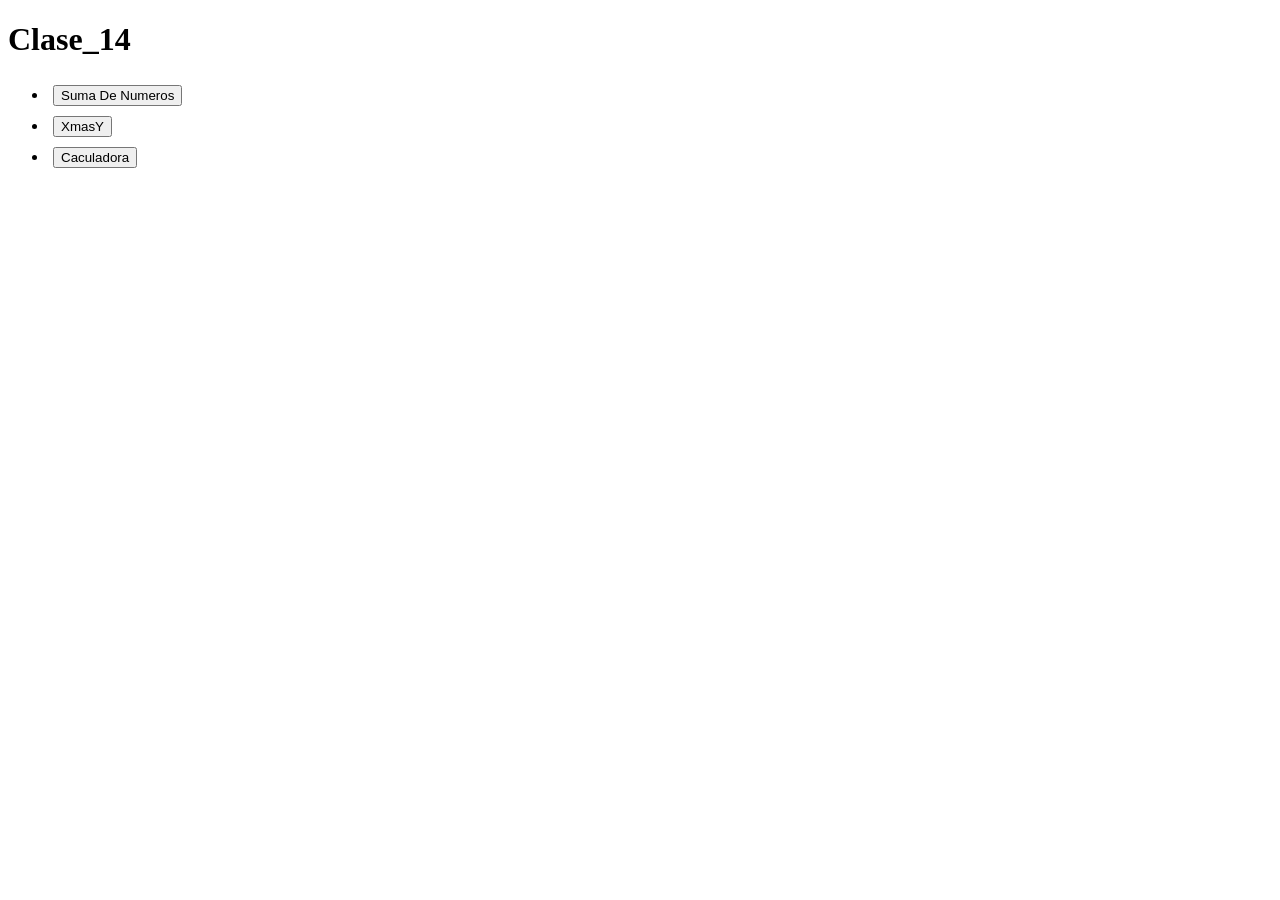
<file: Clase_14/Index.html>
<!DOCTYPE html>
<html lang="en">
<head>
    <meta charset="UTF-8">
    <meta http-equiv="X-UA-Compatible" content="IE=edge">
    <meta name="viewport" content="width=device-width, initial-scale=1.0">
    <title>Java</title>
    <!--<script src="./js/Variables.js"></script>-->
    <script src="./js/Funciones.js"></script>
    <script src="./js/Variables.js"></script>
    <link rel="stylesheet" href="./styiles.css">
</head>
<body>
    <main>
        <h1>
            Clase_14
        </h1>
        <ul>
            <li>
                <button onclick="alert(SumaNumeros(9.8))">
                    Suma De Numeros
                </button>
            </li>
            <li>
                <button onclick="alert(XmasY(prompt('Ingrese el valor de X:'),prompt('Ingrese el valor de Y:')))">
                    XmasY
                </button>
            </li>
            <li>
                <button onclick="calcular()">
                    Caculadora
                </button>
            </li>
        </ul>
    </main>
</body>
</html>
</file>
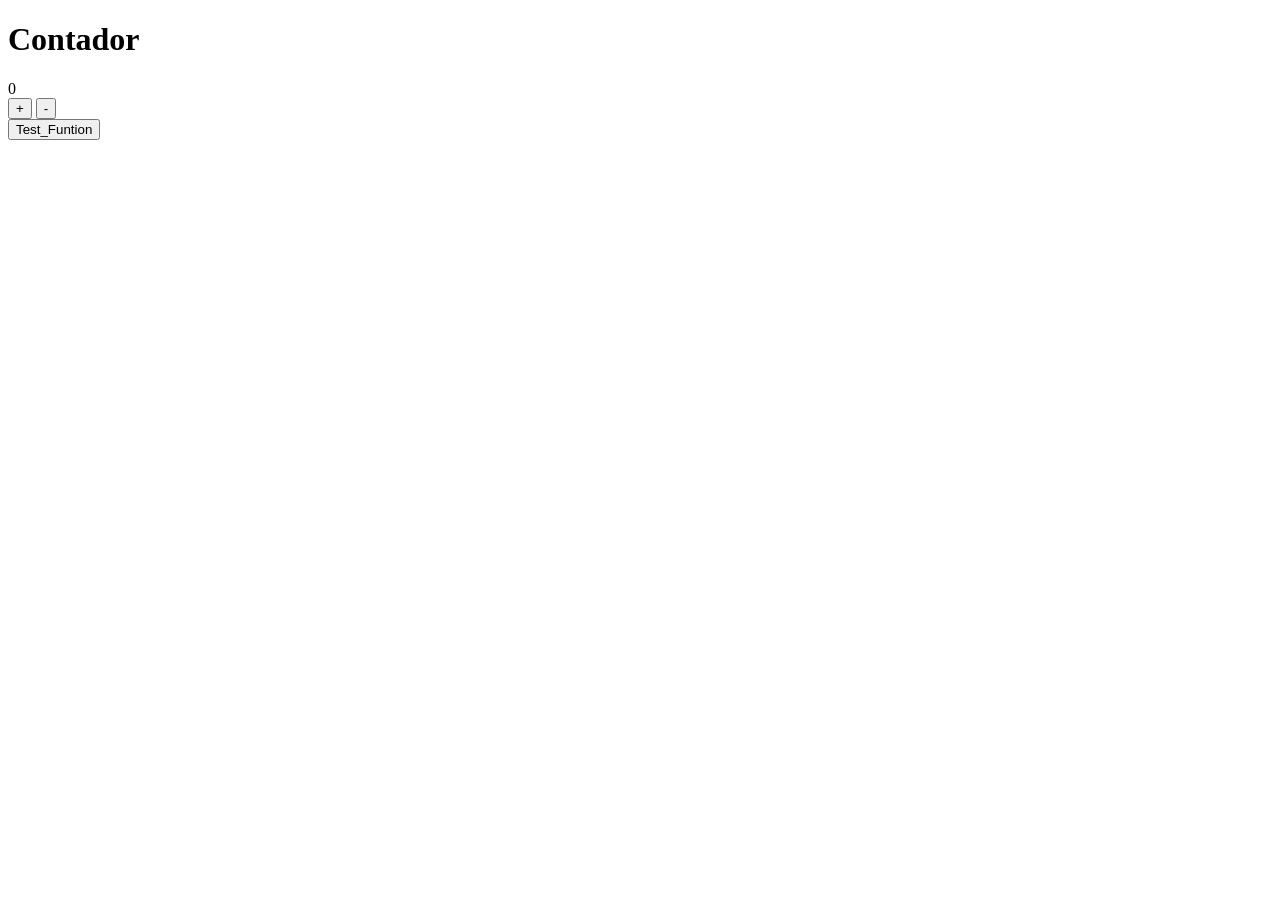
<file: Clase_15/index.html>
<!DOCTYPE html>
<html lang="en">
<head>
    <meta charset="UTF-8">
    <meta http-equiv="X-UA-Compatible" content="IE=edge">
    <meta name="viewport" content="width=device-width, initial-scale=1.0">
    <title>Clase 15</title>
    <script src="./script.js"></script>
</head>
<body>
    <main>
        <h1>Contador</h1>
        <label id="contador">0</label>
        <label id="paridad"></label>
        <br>
        <button onclick="Sumar()">+</button>
        <button onclick="Restar()">-</button>
        <br>
        <button onclick="test()">Test_Funtion</button>
    </main>
</body>
</html>
</file>
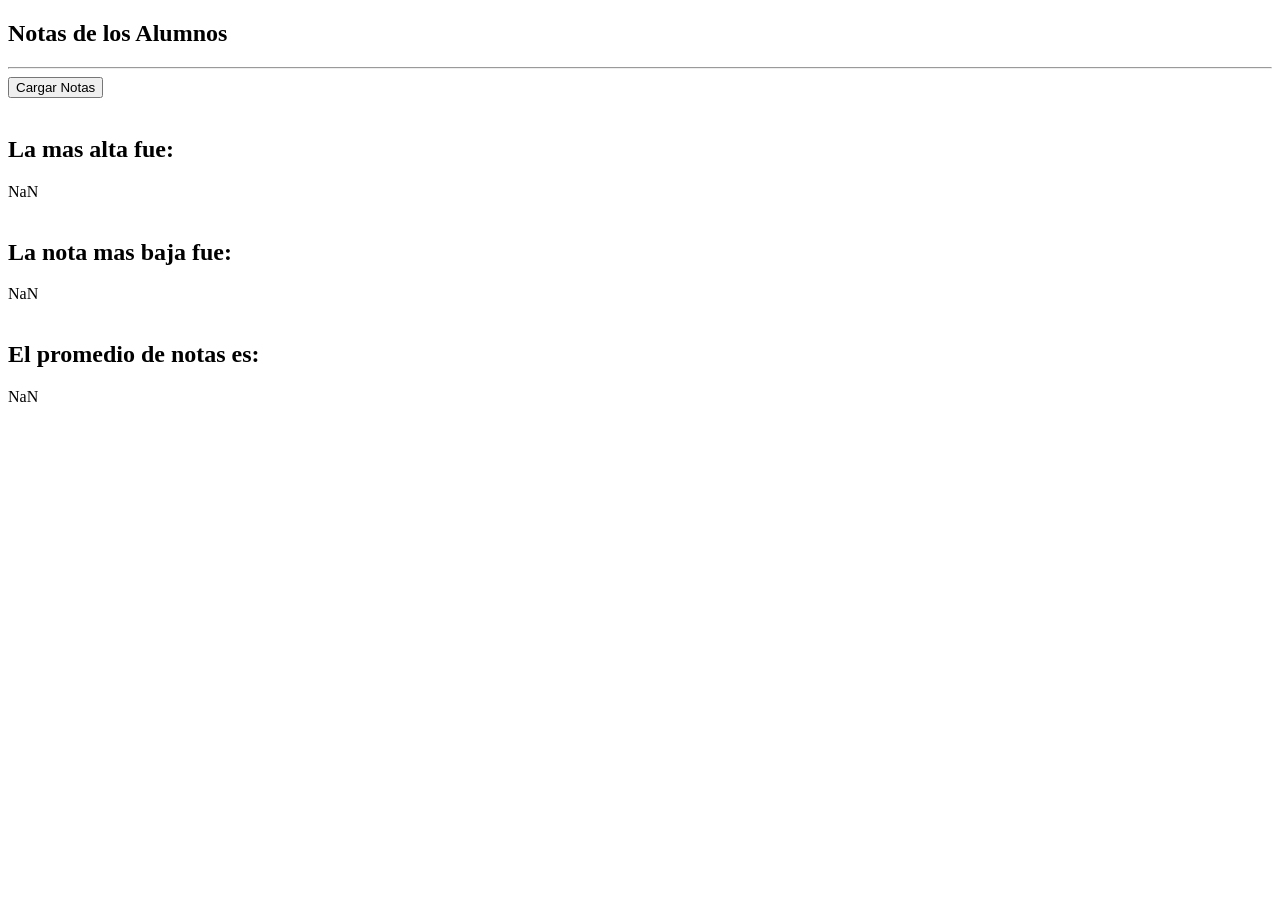
<file: Clase_16/index.html>
<!DOCTYPE html>
<html lang="en">
<head>
    <meta charset="UTF-8">
    <meta http-equiv="X-UA-Compatible" content="IE=edge">
    <meta name="viewport" content="width=device-width, initial-scale=1.0">
    <title>Clase_16</title>
    <script src="./script.js"></script>
</head>
<body>
    <main>
        <section>
            <h1>Notas de los Alumnos</h1>
            <hr>
            <button onclick="cagarNotas()">Cargar Notas</button>
            <br>
            <br>
            <h2>La mas alta fue:</h2>
            <label id="notaAlta">NaN</label>
            <br>
            <br>
            <h2>La nota mas baja fue:</h2>
            <label id="notaBaja">NaN</label>
            <br>
            <br>
            <h2>El promedio de notas es:</h2>
            <label id="promedio">NaN</label>
        </section>
    </main>
</body>
</html>
</file>
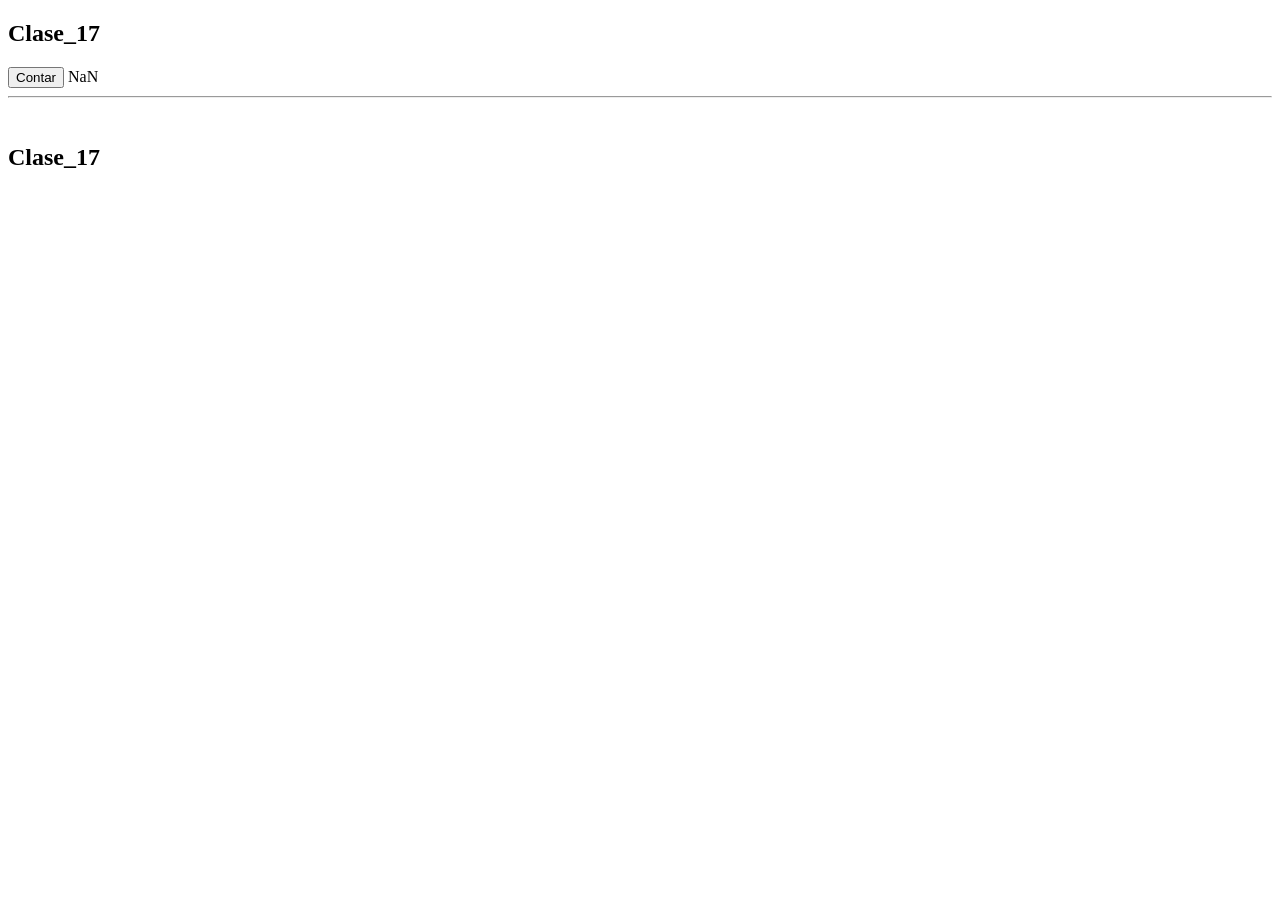
<file: Clase_17/Index.html>
<!DOCTYPE html>
<html lang="en">
<head>
    <meta charset="UTF-8">
    <meta http-equiv="X-UA-Compatible" content="IE=edge">
    <meta name="viewport" content="width=device-width, initial-scale=1.0">
    <title>Clase_17</title>
    <script src="./Script.js"></script>
</head>
<body>
    <main>
        <section>
            <h1>
                Clase_17
            </h1>
            <button onclick="aumentar()">Contar</button>
            <label id="contador">NaN</label>
            <hr>
            <br>
            <h2>Clase_17</h2>
        </section>
    </main>
</body>
</html>
</file>
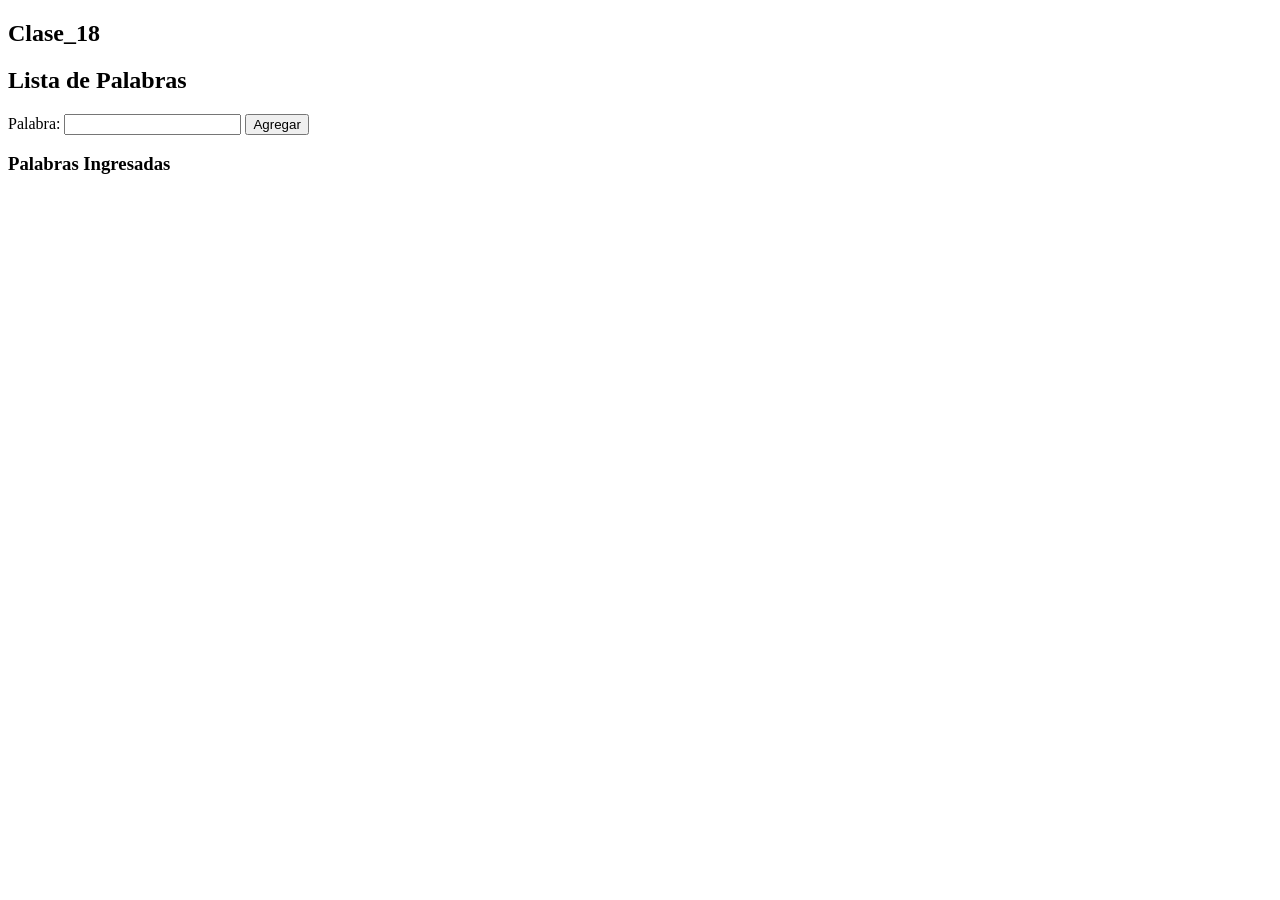
<file: Clase_18/Index.html>
<!DOCTYPE html>
<html lang="en">
<head>
    <meta charset="UTF-8">
    <meta http-equiv="X-UA-Compatible" content="IE=edge">
    <meta name="viewport" content="width=device-width, initial-scale=1.0">
    <title>Clase_18</title>
    <script src="./Script.js"></script>
</head>
<body>
    <main>
        <section>
            <h1>Clase_18</h1>
            <h2>Lista de Palabras</h2>
            <label for="palabras">Palabra:</label>
            <input id="palabra" type="text">
            <button id="addPalabra" onclick="addPalabra()">Agregar</button>
        </section>
        <section>
            <h3>Palabras Ingresadas</h3>
            <div id="listaPalabras"></div>
        </section>
    </main>
</body>
</html>
</file>
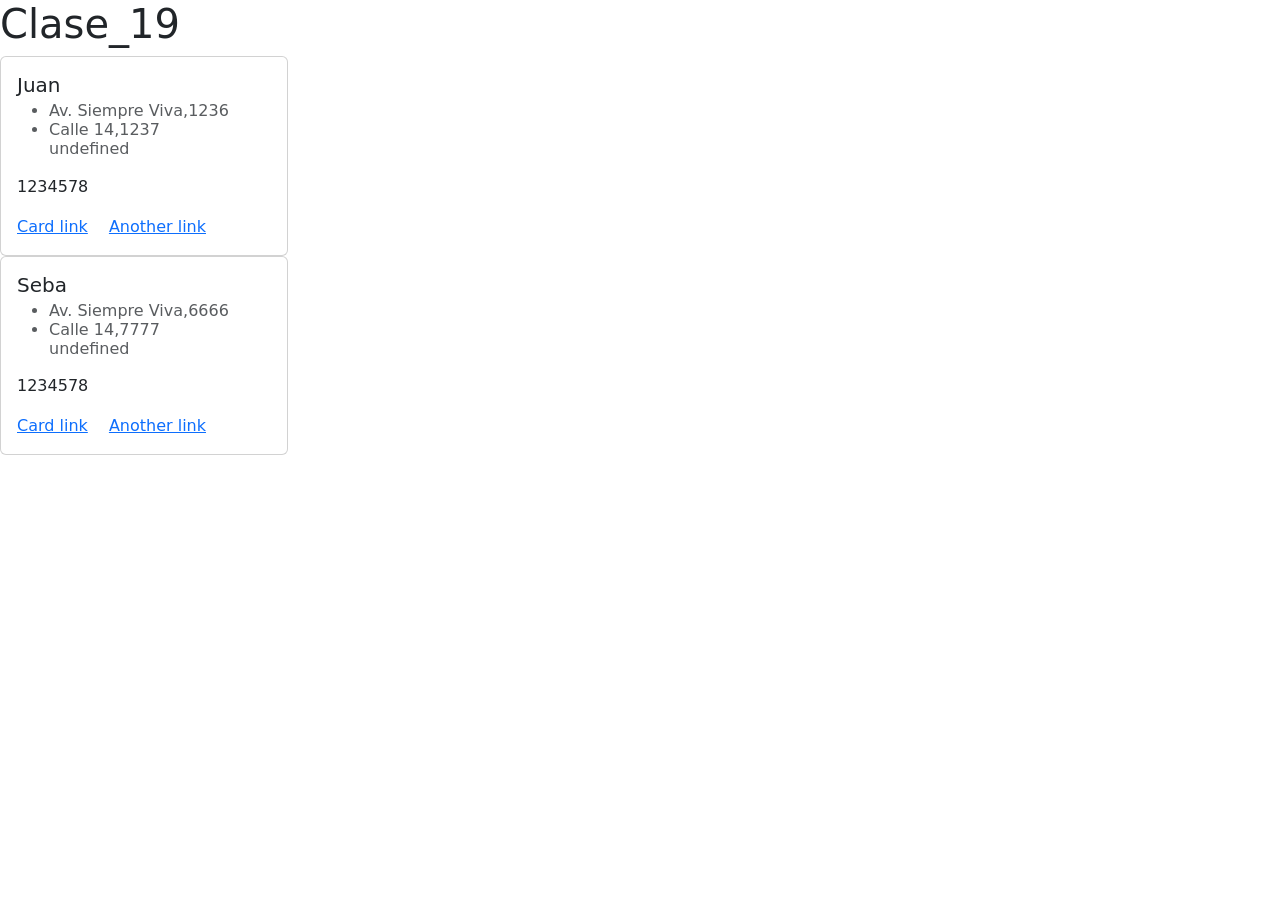
<file: Clase_19/index.html>
<!DOCTYPE html>
<html lang="en">
<head>
    <meta charset="UTF-8">
    <meta http-equiv="X-UA-Compatible" content="IE=edge">
    <meta name="viewport" content="width=device-width, initial-scale=1.0">
    <title>Clase_19</title>
    <link href="https://cdn.jsdelivr.net/npm/bootstrap@5.0.2/dist/css/bootstrap.min.css" rel="stylesheet" integrity="sha384-EVSTQN3/azprG1Anm3QDgpJLIm9Nao0Yz1ztcQTwFspd3yD65VohhpuuCOmLASjC" crossorigin="anonymous">
</head>
<body>
    <section>
        <h1>Clase_19</h1>
        <div id="contenidoExterno"></div>
    </section>
</body>
<script src="./script.js"></script>
</html>
</file>
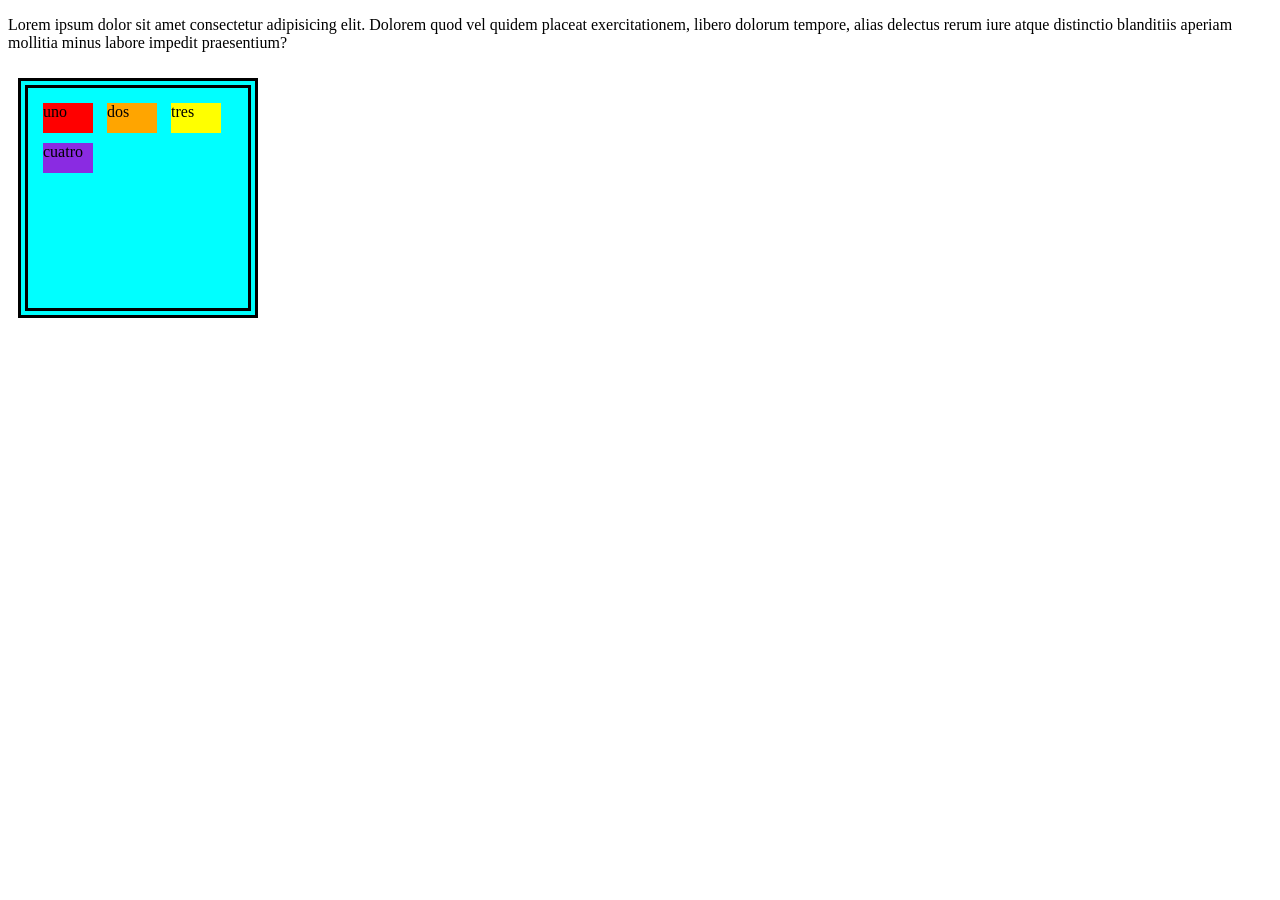
<file: Clase_8/index.html>
<!DOCTYPE html>
<html lang="en">
<head>
    <meta charset="UTF-8">
    <meta http-equiv="X-UA-Compatible" content="IE=edge">
    <meta name="viewport" content="width=device-width, initial-scale=1.0">
    <title>Document</title>
    <style>
        .cajaContainer {
            width: 200px;
            height: 200px;
            background-color: aqua;
            margin: 10px;
            padding: 10px;
            border: 10px double black;
            display: inline-block;
        }
    
        .uno {
            background-color: red;
            display: inline-block;
            width: 25%;
        }
        .dos {
            background-color: orange;
            display: inline-block;
            width: 25%;
        }
        .tres {
            background-color: yellow;
            display: inline-block;
            width: 25%;
        }
        .cuatro {
            background-color: blueviolet;
            display: inline-block;
            width: 25%;
        }        
        .cajaContainer div {
            height: 30px;
            margin: 5px;
        }

    </style>
</head>
<body>
    <main>
        <section>
            <p>Lorem ipsum dolor sit amet consectetur adipisicing elit. Dolorem quod vel quidem placeat exercitationem, libero dolorum tempore, alias delectus rerum iure atque distinctio blanditiis aperiam mollitia minus labore impedit praesentium?</p>
            <div class="cajaContainer">
                <div class="uno">
                    uno
                </div>
                <div class="dos">
                    dos
                </div>
                <div class="tres">
                    tres
                </div>
                <div class="cuatro">
                    cuatro
                </div>
            </div>
        </section>
    </main>
</body>
</html>
</file>
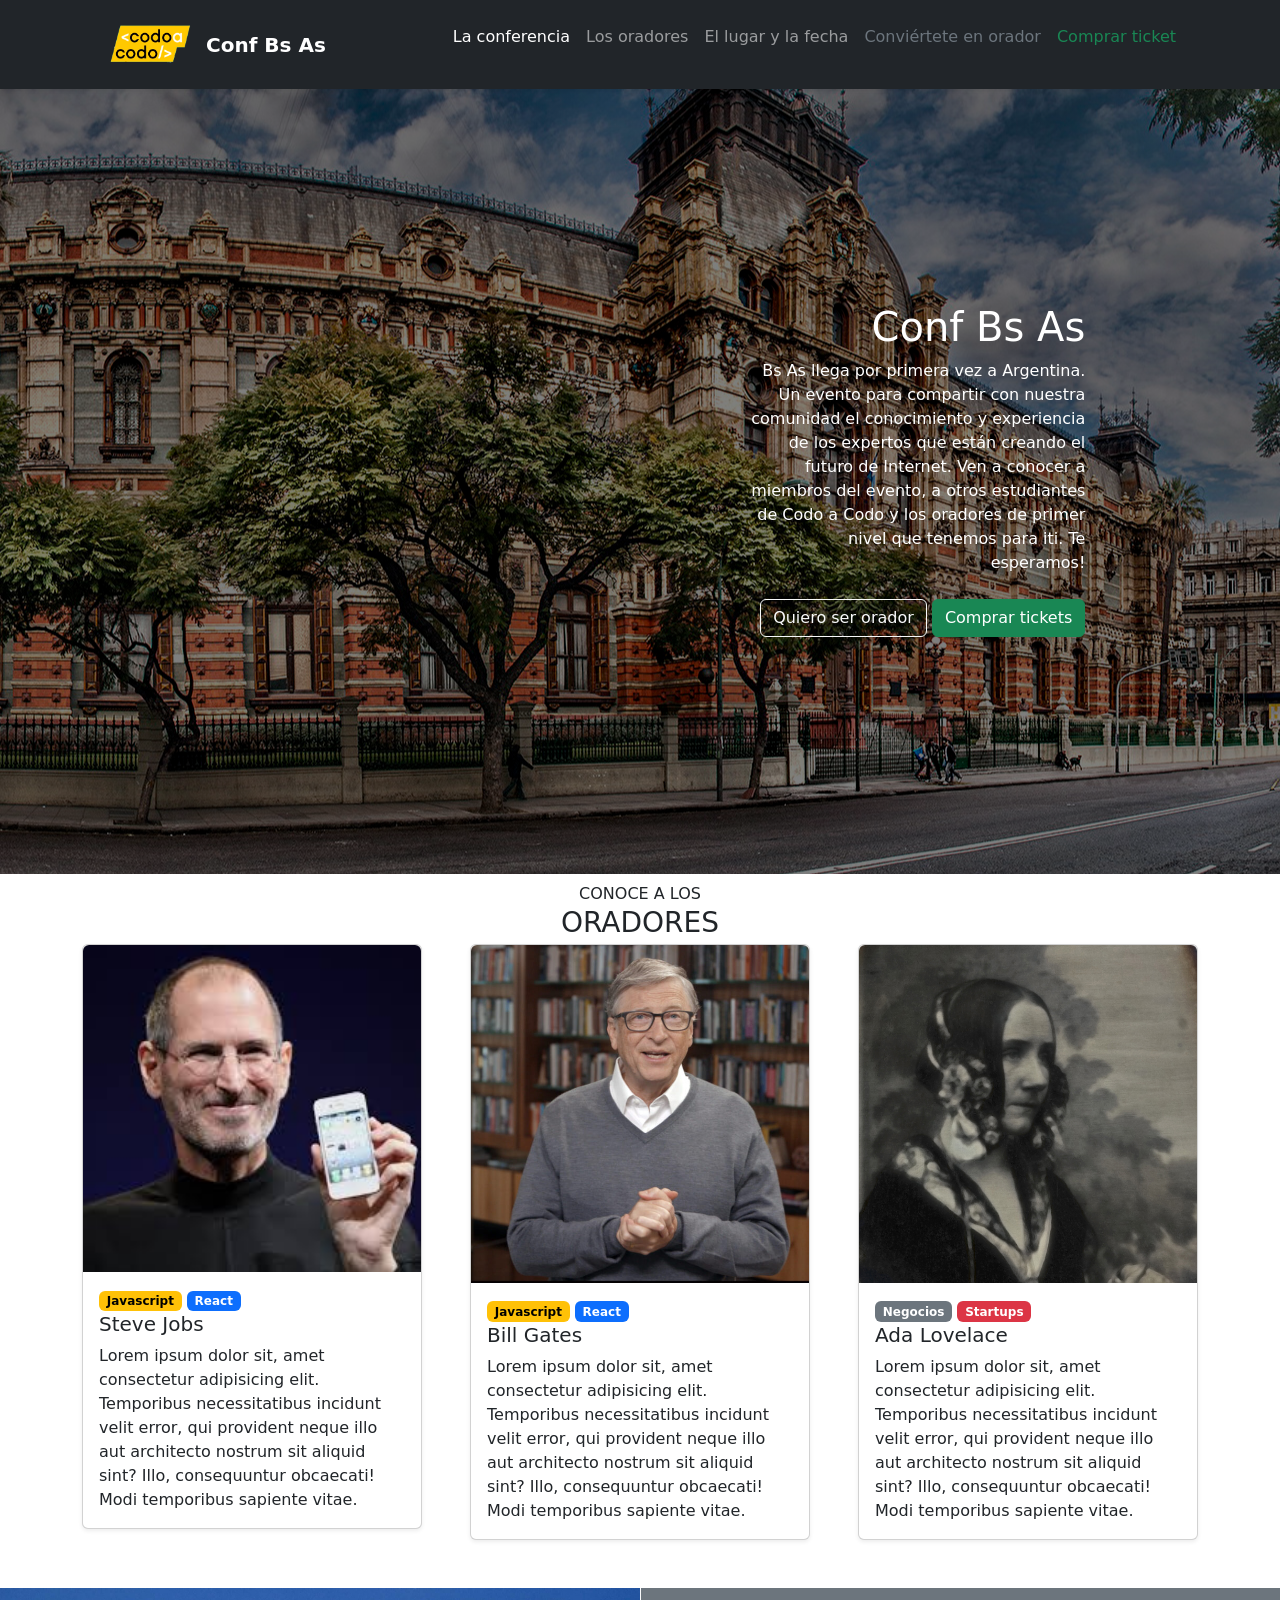
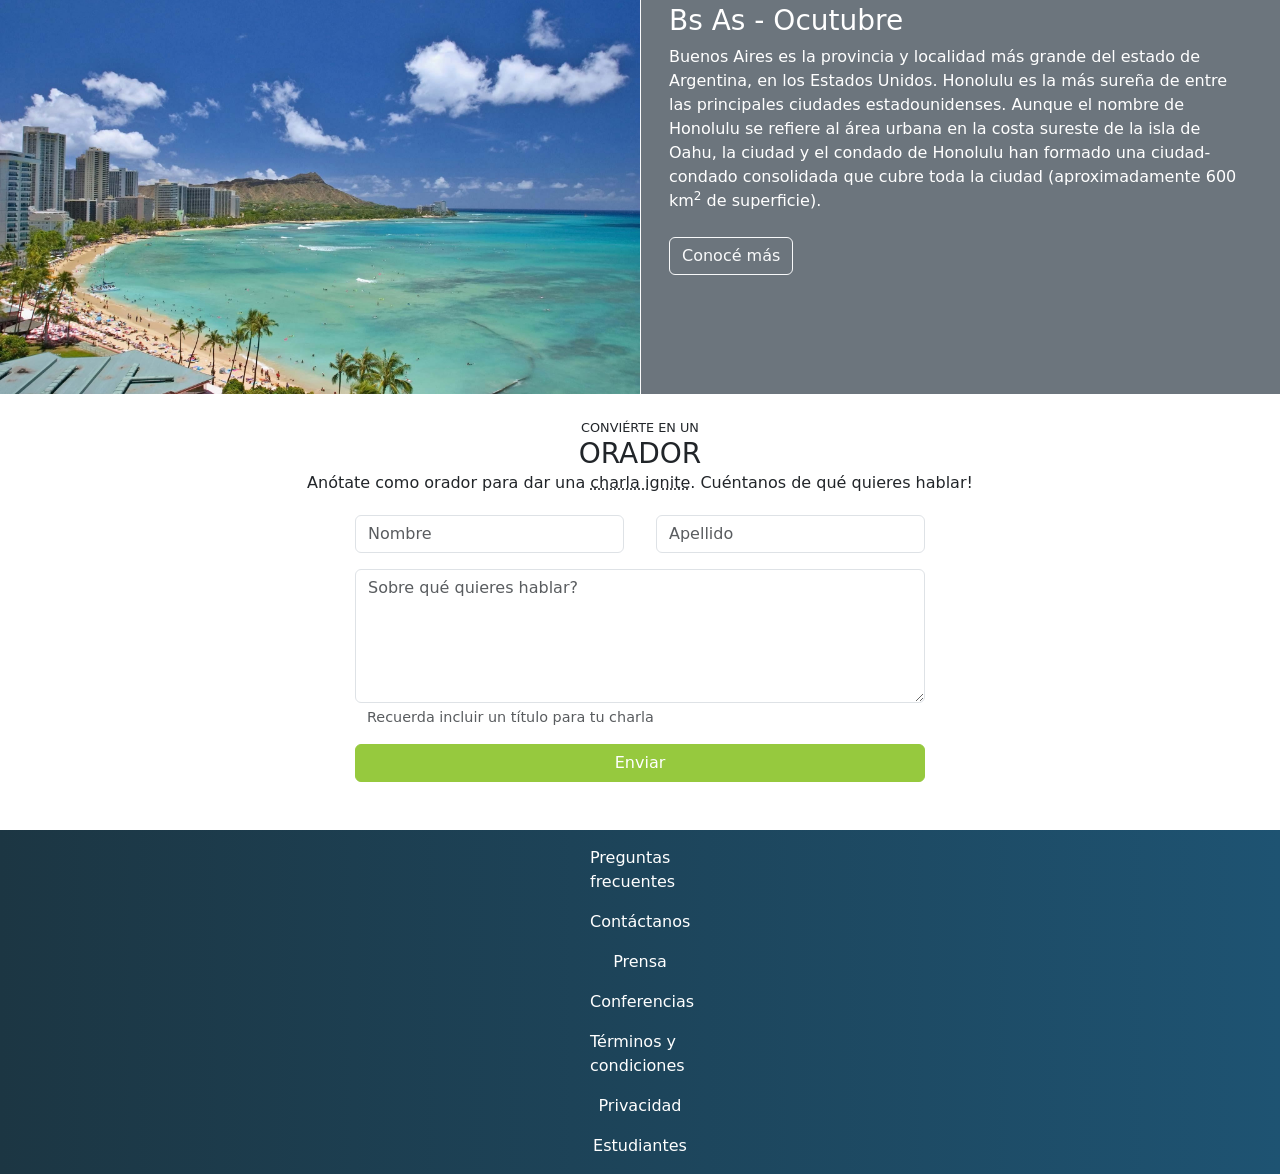
<file: Integrador/index.html>
<!doctype html>
<html lang="en">
    <head>
        <meta charset="utf-8">
        <meta name="viewport" content="width=device-width, initial-scale=1">
        <meta name="author" content="Eduardo Massolini">
        <meta name="description" content="Ejercicio integrador javascript">
        <title>CaC 2022 - Ejercicio integrador JavaScript</title>

        <link href="https://cdn.jsdelivr.net/npm/bootstrap@5.2.1/dist/css/bootstrap.min.css" rel="stylesheet" integrity="sha384-iYQeCzEYFbKjA/T2uDLTpkwGzCiq6soy8tYaI1GyVh/UjpbCx/TYkiZhlZB6+fzT" crossorigin="anonymous">

        <style>
        #top-banner{height: 785px;background-position: center center;background-image: linear-gradient( rgba(0,0,0,.5), rgba(0,0,0,.5) ), url('./images/hawaii.jpg');}
        footer{background-image: linear-gradient(to right, rgb(28,54,67) , rgb(30,83,114));}
        footer li{max-width: 100px;}
        .fs-7{font-size:0.9rem!important}
        .fs-8{font-size:0.8rem!important}
        .ms-6{margin-left:3rem!important}
        .me-6{margin-right:3.5rem!important}
        .px-6{padding-left: 6rem!important;padding-right: 6rem!important;}
        span.span-under-dot {text-decoration-line: underline;text-decoration-style: dotted;}
        .text-bg-green{background-color:#96c93e;}
        .btn-green{--bs-btn-color:#fff;--bs-btn-bg:#96c93e;--bs-btn-border-color:#96c93e;--bs-btn-hover-color:#fff;--bs-btn-hover-bg:#83b133;--bs-btn-hover-border-color:#83b133;--bs-btn-focus-shadow-rgb:49,132,253;}
        </style>
    </head>
    <body>
        <header>
            <nav class="navbar navbar-expand-lg navbar-dark bg-dark shadow-sm">
                <div class="container-fluid px-5">
                    <a href="./index.html" class="navbar-brand d-flex align-items-center ms-5">
                        <img src="./images/codoacodo.png" width="110" />
                        <strong>Conf Bs As</strong>
                    </a>
                    <button class="navbar-toggler" type="button" data-bs-toggle="collapse" data-bs-target="#navbarNavAltMarkup" aria-controls="navbarNavAltMarkup" aria-expanded="false" aria-label="Toggle navigation">
                        <span class="navbar-toggler-icon"></span>
                    </button>
            
                    <div class="collapse navbar-collapse justify-content-end" id="navbarNavAltMarkup">
                        <div id="navtop" class="navbar-nav me-5">
                          <a class="nav-link active" href="#">La conferencia</a>
                          <a class="nav-link " href="#oradores">Los oradores</a>
                          <a class="nav-link " href="">El lugar y la fecha</a>
                          <a class="nav-link text-secondary" href="#anotate">Conviértete en orador</a>
                          <a class="nav-link active text-success " href="./tickets.html"><p>Comprar ticket</p></a>
                        </div>
                    </div>
                </div>
            </nav>
        </header>
        <main>
            <section id="top-banner" class="container-fluid">
                <div class="container-fluid d-flex align-items-center px-5" style="height:785px;">
                    <div class="row">
                        <div class="col-lg-4 col-md-4"></div>
                        <div class="col-lg-3 col-md-3"></div>
                        <div class="col-lg-4 col-md-4 pe-5">
                            <div class="text-end">
                                <h1 class="text-white">Conf Bs As</h1>
                                <p class="text-white">
                                    Bs As llega por primera vez a Argentina. Un evento para compartir con nuestra comunidad
                                    el conocimiento y experiencia de los expertos que est&aacute;n creando el futuro de Internet.
                                    Ven a conocer a miembros del evento, a otros estudiantes de Codo a Codo y los oradores de
                                    primer nivel que tenemos para iti. Te esperamos!
                                </p>
                                <p>
                                    <a href="#" class="btn btn-outline-light my-2">Quiero ser orador</a>
                                    <a href="./tickets.html" class="btn btn-success my-2">Comprar tickets</a>
                                </p>
                            </div>
                        </div>
                    </div>
                </div>
            </section>
            <section class="mt-2 mb-5" id="oradores">
                <div class="container">
                    <div class="row text-center mb-1">
                        <p class="lead text-uppercase my-0 py-0 fs-6">Conoce a los</p>
                        <h3 class="text-uppercase my-0 py-0">Oradores</h3>
                    </div>
                    <div class="row row-cols-1 row-cols-sm-1 row-cols-md-3 gx-5">
                        <div class="col">
                            <div class="card shadow-sm">
                                <img src="./images/steve.jpg" class="rounded-top" />
                                <div class="card-body">
                                    <span class="badge text-bg-warning">Javascript</span> <span class="badge text-bg-primary">React</span>
                                    <h5>Steve Jobs</h5>
                                    <p class="card-text">Lorem ipsum dolor sit, amet consectetur adipisicing elit.
                                         Temporibus necessitatibus incidunt velit error, qui provident neque illo
                                         aut architecto nostrum sit aliquid sint? Illo, consequuntur obcaecati! Modi
                                         temporibus sapiente vitae.</p>
                                    
                                </div>
                            </div>
                        </div>
                        <div class="col">
                            <div class="card shadow-sm">
                                <img src="./images/bill.jpg" class="rounded-top" />
                                <div class="card-body">
                                    <span class="badge text-bg-warning">Javascript</span> <span class="badge text-bg-primary">React</span>
                                    <h5>Bill Gates</h5>
                                    <p class="card-text">Lorem ipsum dolor sit, amet consectetur adipisicing elit.
                                         Temporibus necessitatibus incidunt velit error, qui provident neque illo
                                         aut architecto nostrum sit aliquid sint? Illo, consequuntur obcaecati! Modi
                                         temporibus sapiente vitae.</p>
                                    
                                </div>
                            </div>
                        </div>
                        <div class="col">
                            <div class="card shadow-sm">
                                <img src="./images/ada.jpeg" class="rounded-top" />
                                <div class="card-body">
                                    <span class="badge text-bg-secondary">Negocios</span> <span class="badge text-bg-danger">Startups</span>
                                    <h5>Ada Lovelace</h5>
                                    <p class="card-text">Lorem ipsum dolor sit, amet consectetur adipisicing elit.
                                         Temporibus necessitatibus incidunt velit error, qui provident neque illo
                                         aut architecto nostrum sit aliquid sint? Illo, consequuntur obcaecati! Modi
                                         temporibus sapiente vitae.</p>
                                </div>
                            </div>
                        </div>
                    </div>
                </div>
            </section>
            <section class="container-fluid">
                <div class="row">
                    <div class="col-lg-6 col-md-6 m-0 p-0">
                        <img src="./images/honolulu.jpg" width="100%" />
                    </div>
                    <div class="col-lg-6 col-md-6 bg-secondary text-white border-start border-light">
                        <div class="p-3">
                            <h3>Bs As - Ocutubre</h3>
                            <p>
                                Buenos Aires es la provincia y localidad más grande del estado de Argentina, en los
                                Estados Unidos. Honolulu es la más sureña de entre las principales ciudades estadounidenses.
                                Aunque el nombre de Honolulu se refiere al área urbana en la costa sureste de la isla de Oahu,
                                la ciudad y el condado de Honolulu han formado una ciudad-condado consolidada que cubre toda
                                la ciudad (aproximadamente 600 km<sup>2</sup> de superficie).
                            </p>
                            <p><a href="#" class="btn btn-outline-light my-2">Conocé más</a></p>
                        </div>
                    </div>
                </div>
            </section>
            <section class="mt-4 mb-5" id="anotate">
                <div class="container">
                    <div class="row text-center mb-1">
                        <p class="lead text-uppercase my-0 py-0 fs-8">Conviérte en un</p>
                        <h3 class="text-uppercase my-0 py-0">Orador</h3>
                        <p class="fs-6">Anótate como orador para dar una <span class="span-under-dot">charla ignite</span>. Cuéntanos de qué quieres hablar!</p>
                    </div>
                    <div class="row">
                        <div class="col-lg-3 col-md-1"></div>
                        <div class="col-lg-6 col-md-10">
                            <form class="form-contact">
                                <div class="row mb-3">
                                  <div class="col px-0 mx-0 pe-3">
                                    <input type="text" class="form-control" placeholder="Nombre" name="name">
                                  </div>
                                  <div class="col px-0 mx-0 ps-3">
                                    <input type="text" class="form-control" placeholder="Apellido" name="lastname">
                                  </div>
                                </div>
                                <div class="row">
                                    <textarea class="form-control" rows="5" id="talk" name="text" placeholder="Sobre qué quieres hablar?" ></textarea>
                                </div>
                                <div class="row">
                                    <p class="text-muted fs-7 mt-1 mb-3">Recuerda incluir un título para tu charla</p>
                                </div>
                                <div class="row">
                                    <button type="button" class="btn btn-green">Enviar</button>
                                </div>
                              </form>
                        </div>
                        <div class="col-lg-3 col-md-1"></div>
                    </div>
                </div>
            </section>
        </main>
        <footer>
            <nav class="navbar navbar-expand-xxl navbar-dark py-2">
                <div class="container-fluid justify-content-center">
                    <ul class="navbar-nav d-flex align-items-center">
                        <li class="nav-item mx-5 text-wrap align-middle"><a class="nav-link active" aria-current="page" href="#">Preguntas frecuentes</a></li>
                        <li class="nav-item mx-5 "><a class="nav-link text-white" aria-current="page" href="#">Contáctanos</a></li>
                        <li class="nav-item mx-5"><a class="nav-link text-white" aria-current="page" href="#">Prensa</a></li>
                        <li class="nav-item mx-5"><a class="nav-link text-white" aria-current="page" href="#">Conferencias</a></li>
                        <li class="nav-item mx-5 text-wrap"><a class="nav-link text-white" aria-current="page" href="#">Términos y condiciones</a></li>
                        <li class="nav-item mx-5"><a class="nav-link text-white" aria-current="page" href="#">Privacidad</a></li>
                        <li class="nav-item mx-5"><a class="nav-link text-white" aria-current="page" href="#">Estudiantes</a></li>
                    </ul>
                </div>
            </nav>
        </footer>
        <script src="https://cdn.jsdelivr.net/npm/bootstrap@5.2.1/dist/js/bootstrap.bundle.min.js" integrity="sha384-u1OknCvxWvY5kfmNBILK2hRnQC3Pr17a+RTT6rIHI7NnikvbZlHgTPOOmMi466C8" crossorigin="anonymous"></script>
    </body>
</html>
</file>
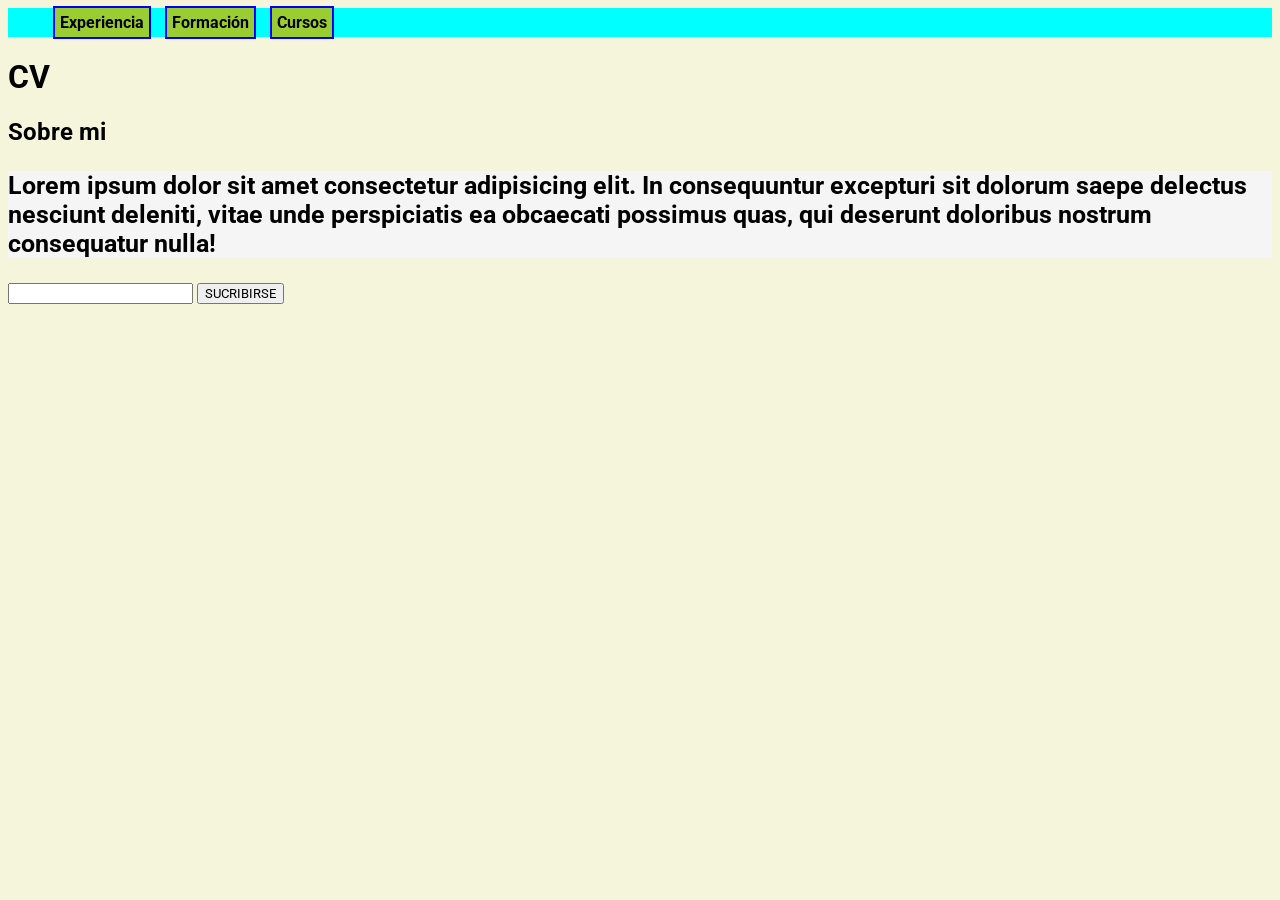
<file: Repaso/index.html>
<!DOCTYPE html>
<html lang="en">
<head>
    <meta charset="UTF-8">
    <meta http-equiv="X-UA-Compatible" content="IE=edge">
    <meta name="viewport" content="width=device-width, initial-scale=1.0">
    <title>Document</title>
    <link rel="stylesheet" href="./css/Styles.css">
</head>
<body>
    <main>
        <section>
            <ul class="menuContenedor">
                <li>
                    <a href="./pages/experiencia.html">Experiencia</a>
                </li>
                <li>
                    <a href="./pages/formacion.html">Formación</a>
                </li>
                <li>
                    <a href="./pages/cursos.html">Cursos</a>
                </li>
            </ul>
        </section>
        <header>
            <h1>CV</h1>
        </header>
        <section>
            <h2>
                Sobre mi
            </h2>
            <p class="textito_importante">
                Lorem ipsum dolor sit amet consectetur adipisicing elit. In consequuntur excepturi sit dolorum saepe delectus nesciunt deleniti, vitae unde perspiciatis ea obcaecati possimus quas, qui deserunt doloribus nostrum consequatur nulla!
            </p>
        </section>
    </main>

    <footer>
        <form>
            <input type="email">
            <button>SUCRIBIRSE</button>
        </form>
    </footer>
</body>
</html>
</file>
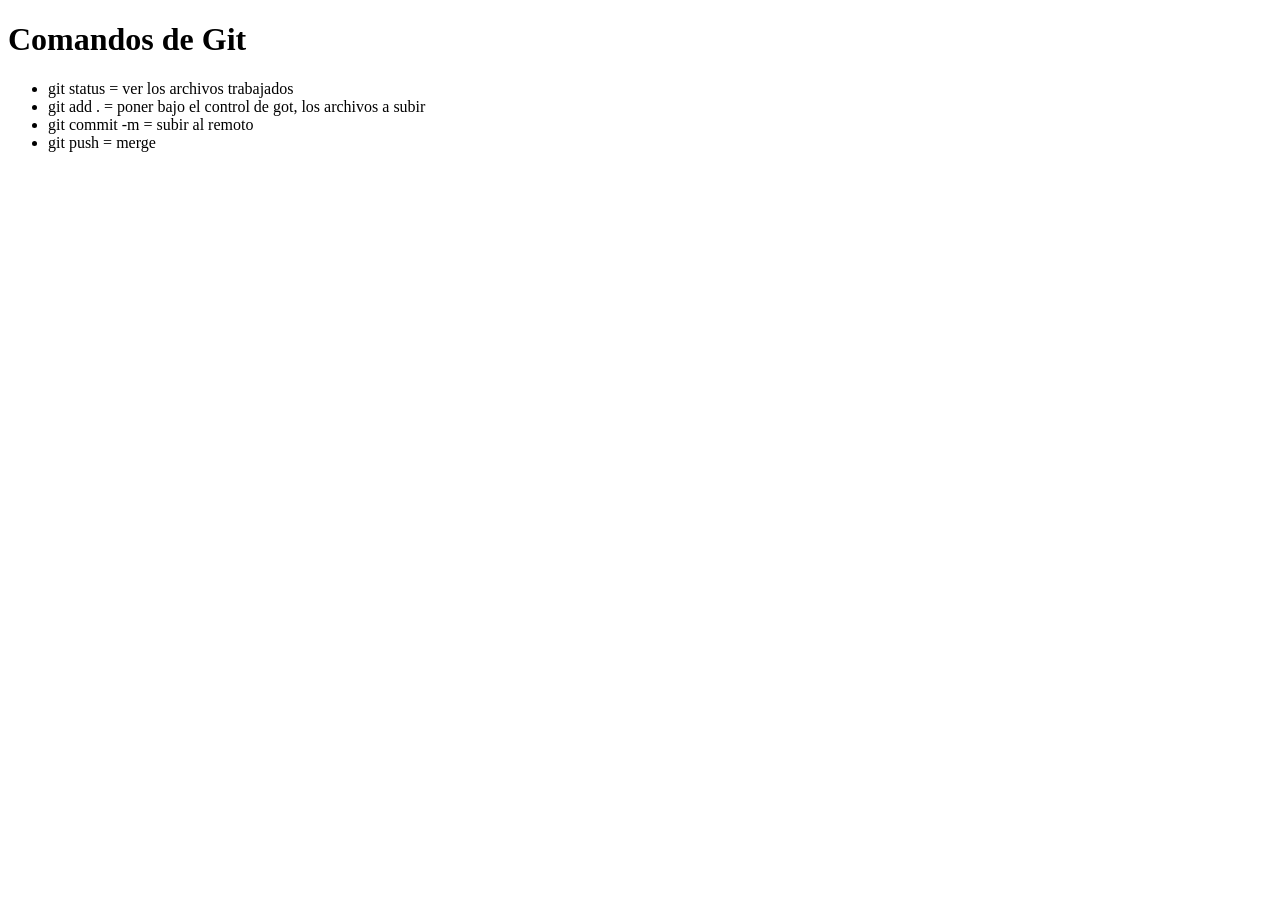
<file: git.html>
<!DOCTYPE html>
<html lang="en">
<head>
    <meta charset="UTF-8">
    <meta http-equiv="X-UA-Compatible" content="IE=edge">
    <meta name="viewport" content="width=device-width, initial-scale=1.0">
    <title>Git</title>
</head>
<body>
    <main>
        <h1>
            Comandos de Git
        </h1>
        <ul>
            <li>
                git status = ver los archivos trabajados
            </li>
            <li>
                git add . = poner bajo el control de got, los archivos a subir
            </li>
            <li>
                git commit -m = subir al remoto
            </li>
            <li>
                git push = merge
            </li>
        </ul>
    </main>
</body>
</html>
</file>
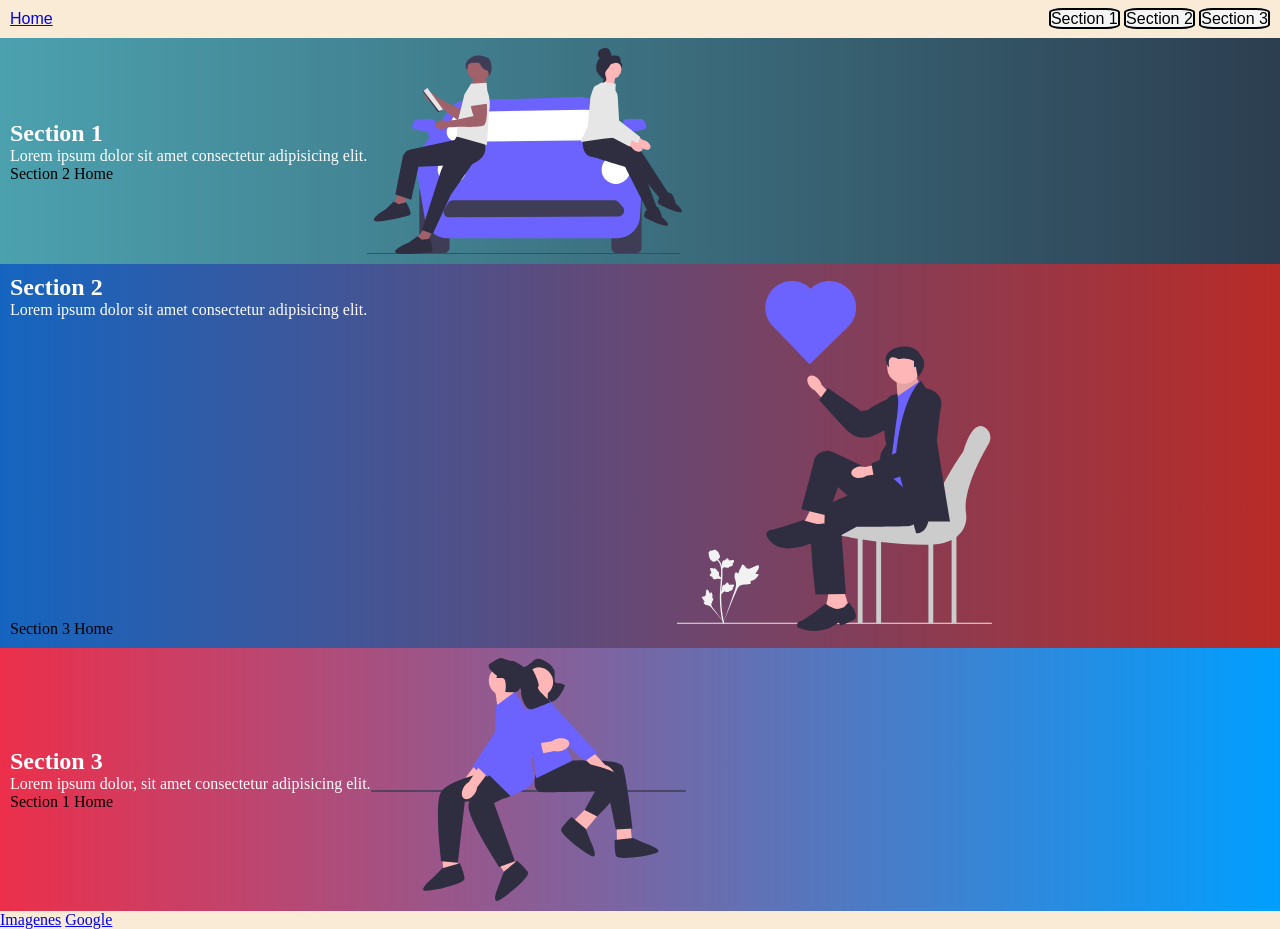
<file: Repaso/index_2.html>
<!DOCTYPE html>
<html lang="en">
<head>
    <meta charset="UTF-8">
    <meta http-equiv="X-UA-Compatible" content="IE=edge">
    <meta name="viewport" content="width=device-width, initial-scale=1.0">
    <title>Document</title>
    <link rel="stylesheet" href="./css/Styles_2.css">
</head>
<body>
    <header>
        <nav class="menu" id="menu_principal" style="font-family:'Franklin Gothic Medium', 'Arial Narrow', Arial, sans-serif";>
                <a href="#menu_principal">Home</a>
            <ul>
                <li>
                    <a href="#sec_1" class="boton">Section 1</a>
                </li>
                <li>
                    <a href="#sec_2" class="boton">Section 2</a>
                </li>
                <li>
                    <a href="#sec_3" class="boton">Section 3</a>
                </li>
            </ul>
        </nav>
    </header>
    <main>
        <section class="container_flex" id="sec_1">
        <div>
            <h2>Section 1</h2>
            <p>Lorem ipsum dolor sit amet consectetur adipisicing elit.</p>
            <a href="#sec_2">Section 2</a>
            <a href="#menu_principal">Home</a>
        </div>
        <img src="./images/1.svg">
    </section>
    <section class="container_flex" id="sec_2">
    <div>
        <h2>Section 2</h2>
        <p>Lorem ipsum dolor sit amet consectetur adipisicing elit.</p>
        <a href="#sec_3">Section 3</a>
        <a href="#menu_principal">Home</a>
        <iframe width="560" height="315" src="https://www.youtube.com/embed/jLzONYqYADo?start=54" title="YouTube video player" frameborder="0" allow="accelerometer; autoplay; clipboard-write; encrypted-media; gyroscope; picture-in-picture" allowfullscreen></iframe>
    </div>
    <img src="./images/2.svg">
        </section>
        <section class="container_flex" id="sec_3">
        <div>
            <h2>Section 3</h2>
            <p>Lorem ipsum dolor, sit amet consectetur adipisicing elit.</p>
            <a href="#sec_1">Section 1</a>
            <a href="#menu_principal">Home</a>
        </div>
            <img src="./images/3.svg">
        </section>
    </main>
</body>
<footer>
    <a href="https://undraw.co/">Imagenes</a>
    <a href="https://google.com.ar">Google</a>
</footer>
</html>
</file>
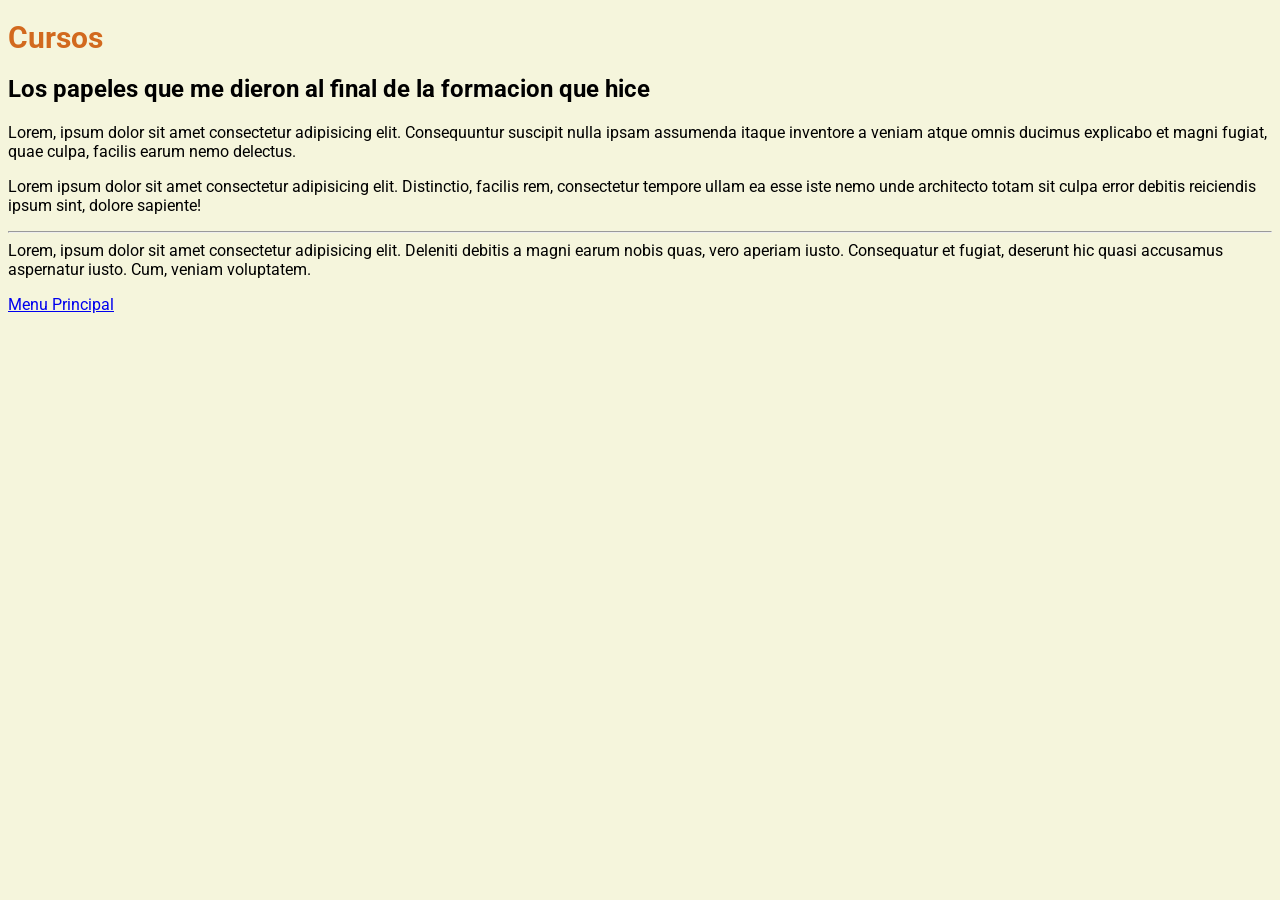
<file: Repaso/pages/cursos.html>
<!DOCTYPE html>
<html lang="en">
<head>
    <meta charset="UTF-8">
    <meta http-equiv="X-UA-Compatible" content="IE=edge">
    <meta name="viewport" content="width=device-width, initial-scale=1.0">
    <title>Document</title>
    <link rel="stylesheet" href="../css/Styles.css">
</head>
<body>
    <h1 class="activo">
        Cursos 
    </h1>
    <section>
        <h2>
            Los papeles que me dieron al final de la formacion que hice
        </h2>
        <p>
            Lorem, ipsum dolor sit amet consectetur adipisicing elit. Consequuntur suscipit nulla ipsam assumenda itaque inventore a veniam atque omnis ducimus explicabo et magni fugiat, quae culpa, facilis earum nemo delectus.
        </p>
        <p>
            Lorem ipsum dolor sit amet consectetur adipisicing elit. Distinctio, facilis rem, consectetur tempore ullam ea esse iste nemo unde architecto totam sit culpa error debitis reiciendis ipsum sint, dolore sapiente!
            <hr>
            Lorem, ipsum dolor sit amet consectetur adipisicing elit. Deleniti debitis a magni earum nobis quas, vero aperiam iusto. Consequatur et fugiat, deserunt hic quasi accusamus aspernatur iusto. Cum, veniam voluptatem.
        </p>
    </section>
    <section>
        <a href="../index.html">Menu Principal</a>
    </section>
</body>
</html>
</file>
<file: Clase_14/styiles.css>
ul li{
    padding: 5px;
    font-weight: bold;
}
</file>
<file: Repaso/css/Styles.css>
@import url('https://fonts.googleapis.com/css2?family=Roboto:wght@100&display=swap');
*{
    font-family: 'Roboto', sans-serif;
}
body {
    background-color: beige;
}

.menuContenedor {
    list-style: none;
    background-color: aqua;
    margin: 0px;
}
.menuContenedor li {
    display: inline-block;
    margin: 5px;
}

.menuContenedor li a {
    font-weight: bold;
    text-decoration: none;
    height: auto;
    border: 2px solid blue;
    padding: 5px;
    background-color: yellowgreen;
    color: black;
}

.textito_importante {
    font-size: 25px;
    font-weight: bold;
    background-color: whitesmoke;
}

.activo {
    color: chocolate;
    font-size: 30px;
}

.menu li a{
    background-color: coral;
    display: inline;
}
</file>
<file: Repaso/css/Styles_2.css>
* {
    margin: 0px;
    padding: 0px;
    box-sizing: border-box;
}
.container_flex{
    display: flex;
    align-items: center;
    justify-content: flex-start;
    flex-direction: row;
}

.item_flex{
    width: 100px;
    height: 50px;
    border: 2px solid yellow;
    background-color: aqua;
}
section {
    display: flex;
    padding: 10px;
}

section div h2 {
    color: white;
}

section div p {
    color: white;
}
main section div a {
    text-decoration: none;
    color: black;
}

section img{
    width: 25%;
    height: 25%;
}

.boton {
    width: 50px;
    height: 50px;
    border: black 2px solid;
    border-radius: 20%;
    background-color: whitesmoke;
    font-family: 'Franklin Gothic Medium', 'Arial Narrow', Arial, sans-serif;
}

/*estilos para las section*/
main section:first-child {
    background: #2C3E50;  /* fallback for old browsers */
    background: -webkit-linear-gradient(to right, #4CA1AF, #2C3E50);  /* Chrome 10-25, Safari 5.1-6 */
    background: linear-gradient(to right, #4CA1AF, #2C3E50); /* W3C, IE 10+/ Edge, Firefox 16+, Chrome 26+, Opera 12+, Safari 7+ */   
}
main section:nth-child(2) {
    background: #b92b27;  /* fallback for old browsers */
    background: -webkit-linear-gradient(to right, #1565C0, #b92b27);  /* Chrome 10-25, Safari 5.1-6 */
    background: linear-gradient(to right, #1565C0, #b92b27); /* W3C, IE 10+/ Edge, Firefox 16+, Chrome 26+, Opera 12+, Safari 7+ */
    
}
main section:last-child {
    background: #009FFF;  /* fallback for old browsers */
    background: -webkit-linear-gradient(to right, #ec2F4B, #009FFF);  /* Chrome 10-25, Safari 5.1-6 */
    background: linear-gradient(to right, #ec2F4B, #009FFF); /* W3C, IE 10+/ Edge, Firefox 16+, Chrome 26+, Opera 12+, Safari 7+ */    
}

html {
    scroll-behavior: smooth;
}

.menu {
    background-color: antiquewhite;
    display: flex;
    padding: 10px;
    justify-content: space-between;
    position: sticky;
    top: 0%;
}

body header img {
    display: inline-block;
    justify-content: center;
}

.menu ul li {
    display: inline-block;
}

.menu ul li a {
    text-decoration: none;
    color: black;
}

.menu a:hover {
    font-size: 1.2em;
    color: crimson;
    text-decoration: underline;
}

footer {
background-color: antiquewhite;
}

@media screen and (max-width: 1000px) {
    .container_flex {
        flex-direction: column;
    }
    .menu img {
        width: 20%;
        height: 20%;
    }
    .menu p {
        text-align: center;
    }
}
</file>
